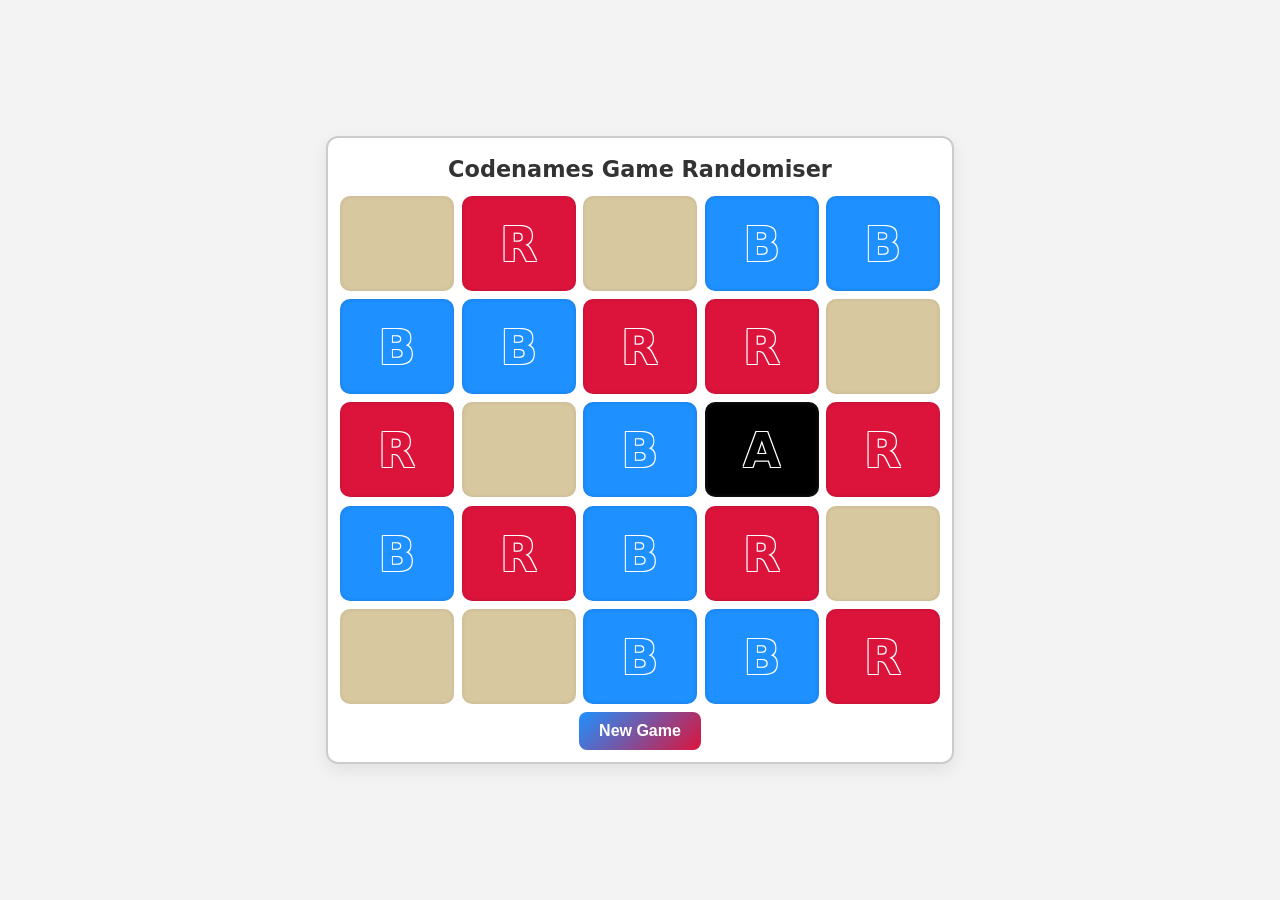
<file: index.html>
<!DOCTYPE html>
<html lang="en">
<head>
  <meta charset="UTF-8" />
  <meta name="viewport" content="width=device-width, initial-scale=1.0" />
  <title>Codenames Game Randomiser</title>
  <link rel="stylesheet" href="styles.css" />
</head>
<body>
  <div class="grid-container">
    <!-- Title row -->
    <h1 class="title">Codenames Game Randomiser</h1>

    <div id="boxOne" class="cell"></div>
    <div id="boxTwo" class="cell"></div>
    <div id="boxThree" class="cell"></div>
    <div id="boxFour" class="cell"></div>
    <div id="boxFive" class="cell"></div>

    <div id="boxSix" class="cell"></div>
    <div id="boxSeven" class="cell"></div>
    <div id="boxEight" class="cell"></div>
    <div id="boxNine" class="cell"></div>
    <div id="boxTen" class="cell"></div>

    <div id="boxEleven" class="cell"></div>
    <div id="boxTwelve" class="cell"></div>
    <div id="boxThirteen" class="cell"></div>
    <div id="boxFourteen" class="cell"></div>
    <div id="boxFifteen" class="cell"></div>

    <div id="boxSixteen" class="cell"></div>
    <div id="boxSeventeen" class="cell"></div>
    <div id="boxEighteen" class="cell"></div>
    <div id="boxNineteen" class="cell"></div>
    <div id="boxTwenty" class="cell"></div>

    <div id="boxTwentyOne" class="cell"></div>
    <div id="boxTwentyTwo" class="cell"></div>
    <div id="boxTwentyThree" class="cell"></div>
    <div id="boxTwentyFour" class="cell"></div>
    <div id="boxTwentyFive" class="cell"></div>
 
    <button id="newGame">New Game</button>
    
  </div>
<script src="script.js"></script>

</body>
</html>
</file>
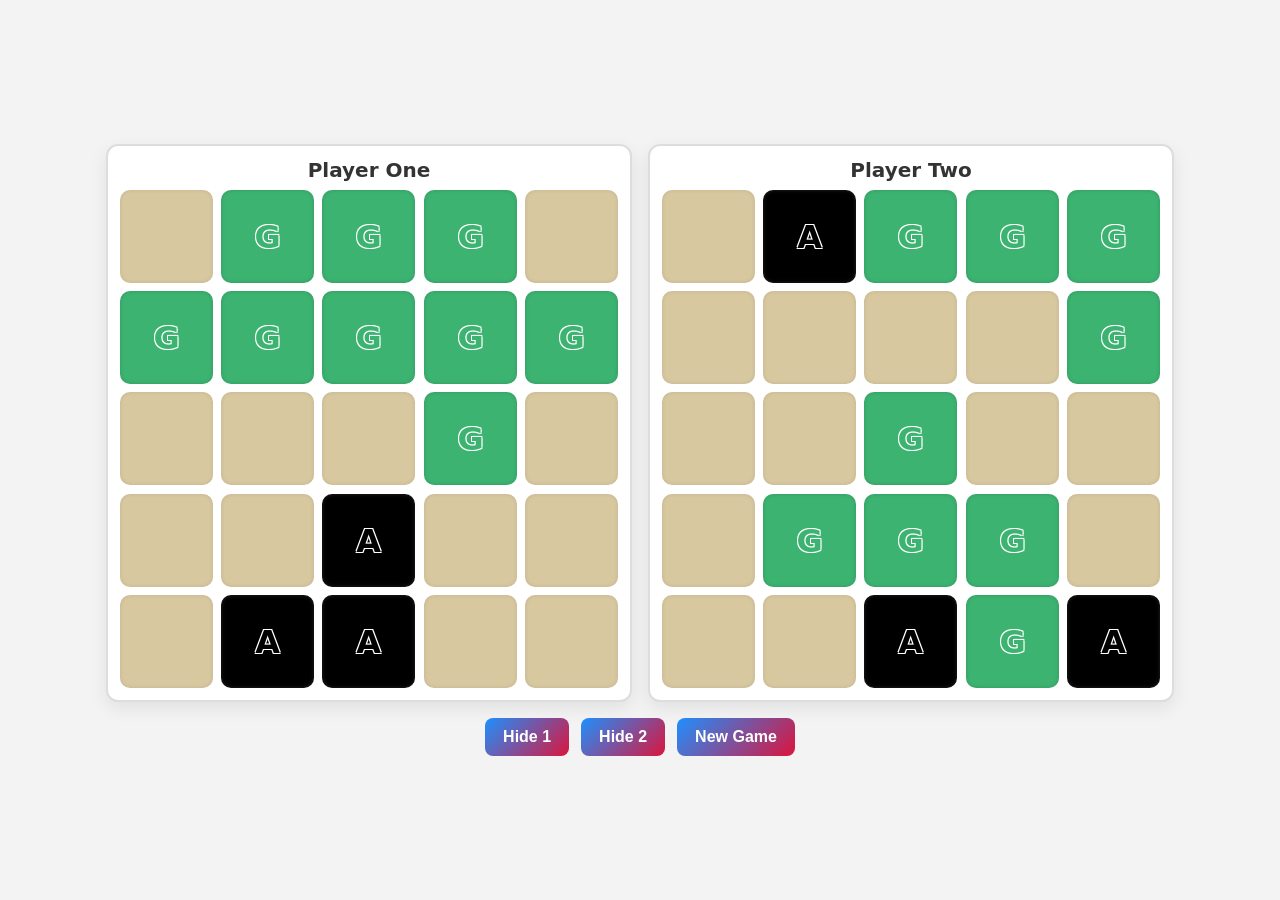
<file: duet.html>
<!DOCTYPE html>
<html lang="en">
<head>
  <meta charset="UTF-8" />
  <meta name="viewport" content="width=device-width, initial-scale=1.0"/>
  <title>Codenames Dual Board</title>
  <link rel="stylesheet" href="duetstyles.css"/>
</head>
<body>
  <div class="page">
    <div class="boards">
      <!-- Player One -->
      <section class="board">
        <h2 class="title">Player One</h2>
        <div id="grid1" class="grid">
          <!-- 25 cells -->
          <div class="cell"></div><div class="cell"></div><div class="cell"></div><div class="cell"></div><div class="cell"></div>
          <div class="cell"></div><div class="cell"></div><div class="cell"></div><div class="cell"></div><div class="cell"></div>
          <div class="cell"></div><div class="cell"></div><div class="cell"></div><div class="cell"></div><div class="cell"></div>
          <div class="cell"></div><div class="cell"></div><div class="cell"></div><div class="cell"></div><div class="cell"></div>
          <div class="cell"></div><div class="cell"></div><div class="cell"></div><div class="cell"></div><div class="cell"></div>
        </div>
        <div class="conceal-overlay" aria-hidden="true"></div>
      </section>

      <!-- Player Two -->
      <section class="board">
        <h2 class="title">Player Two</h2>
        <div id="grid2" class="grid">
          <!-- 25 cells -->
          <div class="cell"></div><div class="cell"></div><div class="cell"></div><div class="cell"></div><div class="cell"></div>
          <div class="cell"></div><div class="cell"></div><div class="cell"></div><div class="cell"></div><div class="cell"></div>
          <div class="cell"></div><div class="cell"></div><div class="cell"></div><div class="cell"></div><div class="cell"></div>
          <div class="cell"></div><div class="cell"></div><div class="cell"></div><div class="cell"></div><div class="cell"></div>
          <div class="cell"></div><div class="cell"></div><div class="cell"></div><div class="cell"></div><div class="cell"></div>
        </div>
        <div class="conceal-overlay" aria-hidden="true"></div>
      </section>
    </div>

    <div class="controls">
      <button id="hide1">Hide 1</button>
      <button id="hide2">Hide 2</button>
      <button id="newGame">New Game</button>
    </div>
  </div>

  <script src="duetscript.js"></script>
</body>
</html>
</file>
<file: styles.css>
html, body {
    height: 100%;
    margin: 0;
  }
  body {
    display: grid;
    place-items: center;
    background: #f3f3f3;
    font-family: system-ui, Arial, sans-serif;
  }
  
/* Outer box */
.grid-container {
    width: min(90vmin, 600px);
    aspect-ratio: 1 / 1;
    display: grid;
    grid-template-columns: repeat(5, 1fr);
    grid-template-rows: auto repeat(5, 1fr) auto; /* title, grid, button */
    gap: 8px;
    padding: 12px;
    background: #ffffff;
    border: 2px solid #ccc;
    box-shadow: 0 6px 18px rgba(0, 0, 0, 0.08);
    border-radius: 12px;
  }
  
  /* Title styling */
  .title {
    grid-column: span 5;
    text-align: center;
    font-size: 1.4rem;
    font-weight: bold;
    color: #333;
    margin: 0;
    padding: 6px 0;
  }
  
  /* Base cell style */

  .cell {
    position: relative;
    transition: transform 120ms ease, box-shadow 120ms ease;
    will-change: transform;
    border-radius: 10px;
    display: flex;
    align-items: center;
    justify-content: center;
    border-radius: 10px;
    position: relative;
    transition: transform 150ms ease, box-shadow 150ms ease;
    will-change: transform;
    font-size: 3rem;
    font-weight: bold;
    text-transform: uppercase;
  }
  
  .grid-container {
    perspective: 800px;
  }
  
  .cell.hovering {
    box-shadow: 0 10px 16px rgba(0, 0, 0, 0.22);
  }
  
  
  /* Neutral (beige) */
  .neutral {
    background: #d8c8a0;
    box-shadow: inset 0 0 4px rgba(0, 0, 0, 0.1);
  }
  
/* Team One (blue with circle, styled like card) */
.teamOne {
    background: #1e90ff;
    box-shadow: inset 0 0 4px rgba(0, 0, 0, 0.15);
    position: relative;
    color: #1e90ff;
    text-shadow: 
    -1px -1px 0 #fff,
     1px -1px 0 #fff,
    -1px  1px 0 #fff,
     1px  1px 0 #fff; /* crisp white outline */
  }
  
 /* Team Two (red with diamond, styled like card) */
.teamTwo {
    background: #dc143c;
    box-shadow: inset 0 0 4px rgba(0, 0, 0, 0.15);
    position: relative;
    color: #dc143c;
    text-shadow: 
    -1px -1px 0 #fff,
     1px -1px 0 #fff,
    -1px  1px 0 #fff,
     1px  1px 0 #fff; /* crisp white outline */
  }

  /* Assassin (black with white-bordered cross) */
  .assassin {
    background: #000000;
    box-shadow: inset 0 0 4px rgba(255, 255, 255, 0.15);
    color: #000000;
    text-shadow: 
    -1px -1px 0 #fff,
     1px -1px 0 #fff,
    -1px  1px 0 #fff,
     1px  1px 0 #fff; /* crisp white outline */
  }

  /* Button styling */
#newGame {
    grid-column: span 5;          /* stretch across all columns */
    align-self: center;
    justify-self: center;
    padding: 10px 20px;
    font-size: 1rem;
    font-weight: bold;
    color: #fff;
    background: linear-gradient(135deg, #1e90ff, #dc143c);
    border: none;
    border-radius: 8px;
    cursor: pointer;
    transition: transform 0.2s ease, background 0.3s ease;
  }
  
  #newGame:hover {
    transform: scale(1.05);
    background: linear-gradient(135deg, #dc143c, #1e90ff);
  }
</file>
<file: duetstyles.css>
:root {
  --neutral: #d8c8a0;
  --blue: #1e90ff;
  --red: #dc143c;
  --black: #000000;

  --card-shadow: inset 0 0 4px rgba(0,0,0,0.12);
  --container-shadow: 0 6px 18px rgba(0,0,0,0.08);
}

* { box-sizing: border-box; }
html, body { height: 100%; margin: 0; }
body {
  background: #f3f3f3;
  font-family: system-ui, -apple-system, Segoe UI, Roboto, Arial, sans-serif;
  display: grid;
  place-items: center;
}

.page {
  width: min(95vw, 1100px);
  padding: 16px;
}

.boards {
  display: grid;
  grid-template-columns: 1fr 1fr;
  gap: 16px;
}

@media (max-width: 860px) {
  .boards { grid-template-columns: 1fr; }
}

.board {
  background: #fff;
  border: 2px solid #ddd;
  border-radius: 12px;
  box-shadow: var(--container-shadow);
  padding: 12px;
  position: relative;
}

.title {
  margin: 0 0 8px;
  text-align: center;
  font-size: 1.25rem;
  font-weight: 700;
  color: #333;
}

/* Grid: 5x5 square area */
.grid {
  width: 100%;
  aspect-ratio: 1 / 1;
  display: grid;
  grid-template-columns: repeat(5, 1fr);
  grid-template-rows: repeat(5, 1fr);
  gap: 8px;
}

/* Cells */
.cell {
  display: flex;
  align-items: center;
  justify-content: center;
  border-radius: 10px;
  position: relative;
  transition: transform 150ms ease, box-shadow 150ms ease;
  will-change: transform;
  font-size: 2rem;
  font-weight: 800;
  text-transform: uppercase;
}

/* Hover tilt for “card” feel */
.grid:hover .cell { /* enable only when interacting with a grid */
  cursor: pointer;
}
.cell:hover {
  transform: rotateX(4deg) rotateY(-4deg) scale(1.015);
  box-shadow: 0 10px 16px rgba(0, 0, 0, 0.18);
}

/* Roles */
.neutral {
  background: var(--neutral);
  box-shadow: var(--card-shadow);
  color: var(--neutral);
}

.teamOne {
  background: var(--blue);
  box-shadow: var(--card-shadow);
  color: var(--blue);
  text-shadow: -1px -1px 0 #fff, 1px -1px 0 #fff,
               -1px  1px 0 #fff, 1px  1px 0 #fff;
}

.teamTwo {
  background: var(--red);
  box-shadow: var(--card-shadow);
  color: var(--red);
  text-shadow: -1px -1px 0 #fff, 1px -1px 0 #fff,
               -1px  1px 0 #fff, 1px  1px 0 #fff;
}

.assassin {
  background: var(--black);
  box-shadow: inset 0 0 4px rgba(255,255,255,0.15);
  color: var(--black);
  text-shadow: -1px -1px 0 #fff, 1px -1px 0 #fff,
               -1px  1px 0 #fff, 1px  1px 0 #fff;
}

/* Conceal overlay (for Hide buttons) */
.conceal-overlay {
  position: absolute;
  inset: 12px;
  border-radius: 10px;
  backdrop-filter: blur(8px) brightness(0.9);
  background: rgba(255,255,255,0.35);
  opacity: 0;
  pointer-events: none;
  transition: opacity 150ms ease;
}
.board.hidden .conceal-overlay {
  opacity: 1;
  pointer-events: auto;
}

/* Controls */
.controls {
  display: flex;
  justify-content: center;
  gap: 12px;
  margin-top: 16px;
}
.controls button {
  padding: 10px 18px;
  font-size: 1rem;
  font-weight: 700;
  color: #fff;
  background: linear-gradient(135deg, var(--blue), var(--red));
  border: none;
  border-radius: 8px;
  cursor: pointer;
  transition: transform 0.2s ease, background 0.3s ease, opacity 0.2s ease;
}
.controls button:hover {
  transform: translateY(-1px);
  background: linear-gradient(135deg, var(--red), var(--blue));
}
.controls button:active {
  transform: translateY(0);
  opacity: 0.85;
}


/* Green agent */
.green {
  background: #3cb371; /* medium green */
  box-shadow: inset 0 0 4px rgba(0,0,0,0.15);
  color: #3cb371;
  text-shadow: -1px -1px 0 #fff, 1px -1px 0 #fff,
               -1px  1px 0 #fff, 1px  1px 0 #fff;
}

/* Black assassin */
.black {
  background: #000000;
  box-shadow: inset 0 0 4px rgba(255,255,255,0.15);
  color: #000000;
  text-shadow: -1px -1px 0 #fff, 1px -1px 0 #fff,
               -1px  1px 0 #fff, 1px  1px 0 #fff;
}

/* Empty neutral */
.empty {
  background: #d8c8a0;
  box-shadow: inset 0 0 4px rgba(0,0,0,0.1);
  color: #d8c8a0;
}

/* Conceal overlay (original style) */
.conceal-overlay {
  position: absolute;
  inset: 12px;
  border-radius: 10px;
  backdrop-filter: blur(8px) brightness(0.9);
  background: rgba(255,255,255,0.35);
  opacity: 0;
  pointer-events: none;
  transition: opacity 150ms ease;
}

.board.hidden .conceal-overlay {
  opacity: 1;
  pointer-events: auto;
}
</file>
